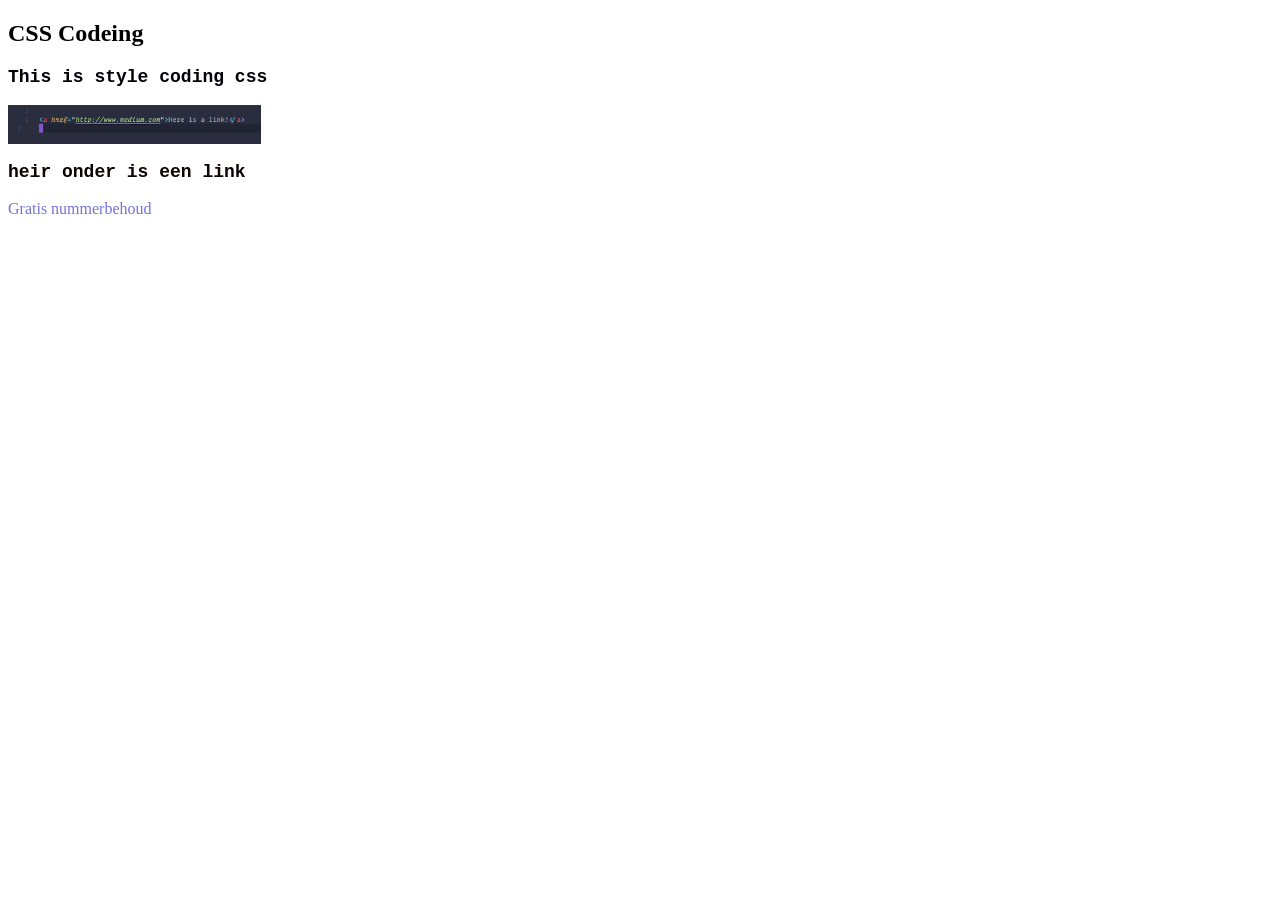
<file: Opdracth-4_1/index.html>
<!DOCTYPE html>
<html lang="en">
<head>
    <meta charset="UTF-8">
    <meta name="viewport" content="width=device-width, initial-scale=1.0">
    <title>Document</title>

    <link rel="preconnect" href="https://fonts.googleapis.com">
    <link rel="preconnect" href="https://fonts.gstatic.com" crossorigin>
    <link href="https://fonts.googleapis.com/css2?family=Roboto:ital,wght@0,100..900;1,100..900&display=swap" rel="stylesheet">
    <link rel="stylesheet" href="Main.css"
</head>
<body>
    <h2>CSS Codeing</h2>
    <p class="first"> This is style coding css</p>
    <div class="container">
  <img src="image-1.png" alt="Avatar" class="image">
  <div class="overlay">
    <div class="text">Hello World</div>
  </div>
</div>

    <p> heir onder is een link</p>

    <a href="#"> Gratis nummerbehoud</a>
</body>
</html>
</file>
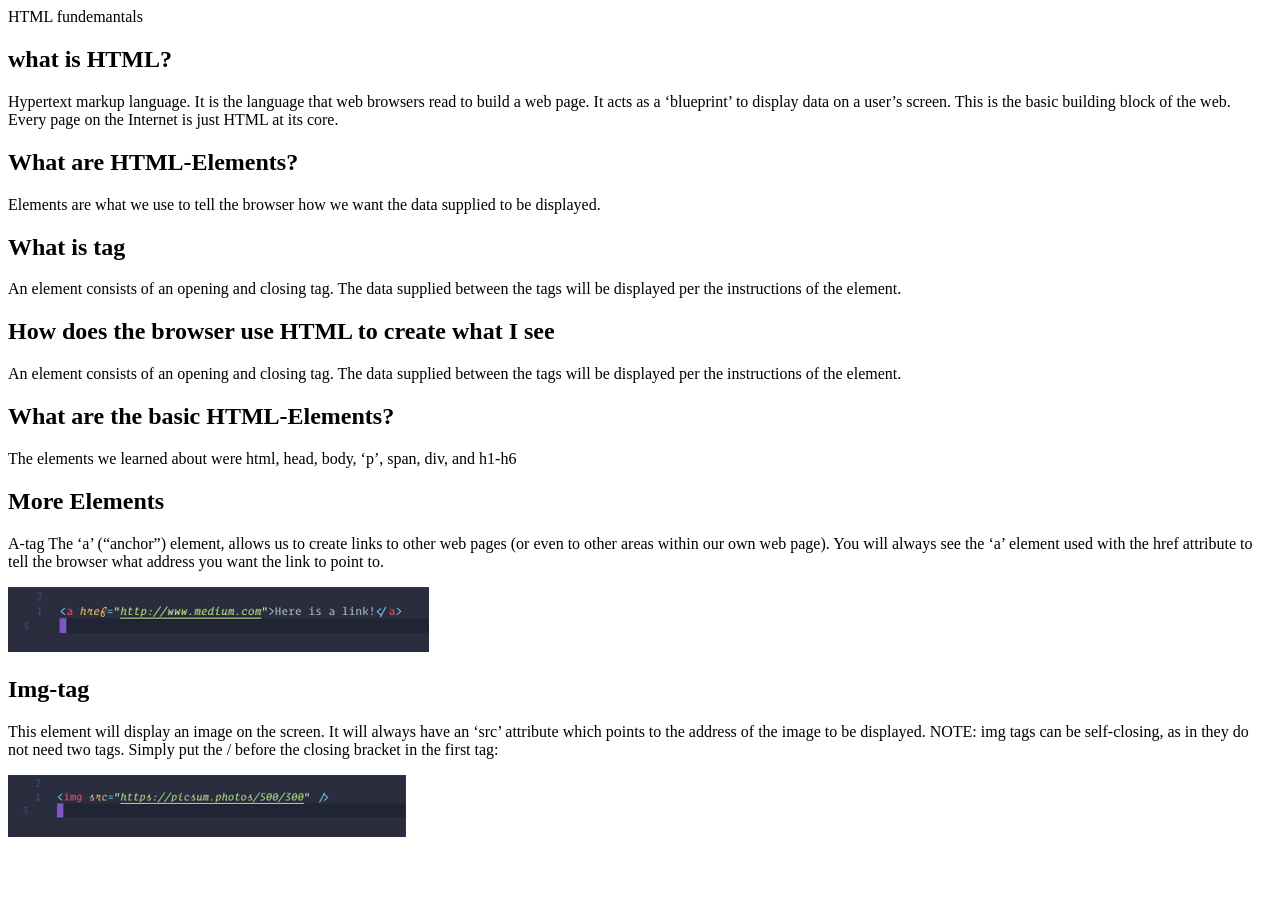
<file: opdracth2.2/index.html>
<!DOCTYPE html>
<html>
   <head>  </head>
   <Body> 
    <hi>HTML fundemantals</hi>
    <h2>what is HTML?</h2>
    <p>Hypertext markup language. It is the language that web browsers read to build a web page.
    It acts as a ‘blueprint’ to display data on a user’s screen. This is the basic building block of
     the web. Every page on the Internet is just HTML at its core.</p>

    <h2>What are HTML-Elements?</h2>
    <p>Elements are what we use to tell the browser how we want the data supplied to be
     displayed.</p>

    <h2>What is tag</h2>
    <p>An element consists of an opening and closing tag. The data supplied between the tags will
     be displayed per the instructions of the element.</p>
     
    <h2>How does the browser use HTML to create what I see</h2>
    <p>An element consists of an opening and closing tag. The data supplied between the tags will
     be displayed per the instructions of the element. </p>

     <h2>What are the basic HTML-Elements?</h2>
     <p>The elements we learned about were html, head, body, ‘p’, span, div, and h1-h6</p>
       
     <h2>More Elements</h2>
     <p>A-tag
     The ‘a’ (“anchor”) element, allows us to create links to other web pages (or even to other
     areas within our own web page). You will always see the ‘a’ element used with
     the href attribute to tell the browser what address you want the link to point to.</p>
     <img src="image-1.png" alt="spple">

     <h2>Img-tag</h2>
     <p>
     This element will display an image on the screen. It will always have an ‘src’ attribute which
     points to the address of the image to be displayed. NOTE: img tags can be self-closing, as in
     they do not need two tags. Simply put the / before the closing bracket in the first tag:</p>
     <img src="image-2.png" alt="apple">

    </Body>
</html>
</file>
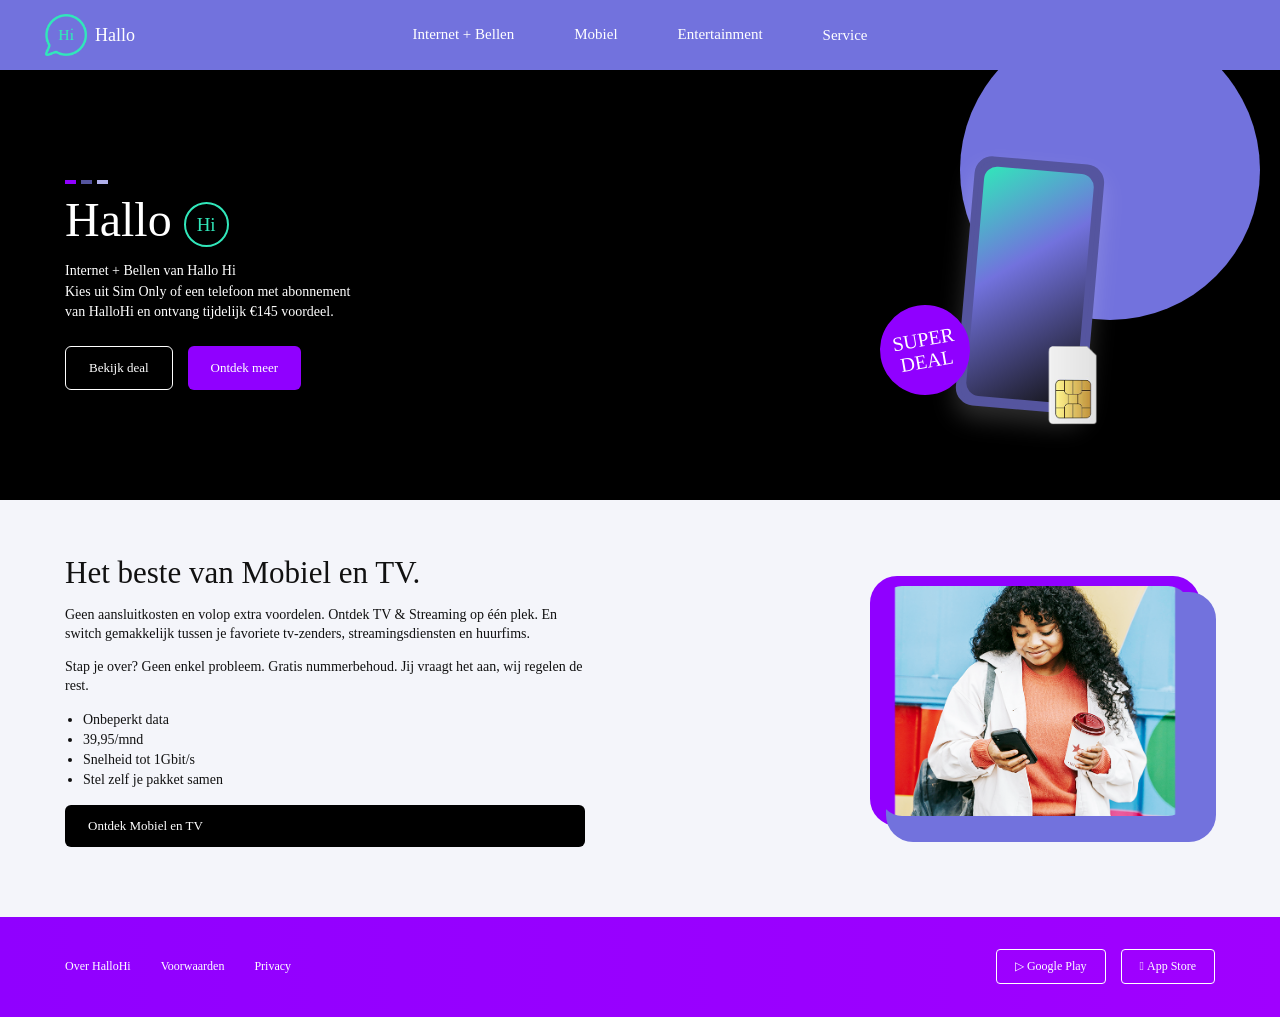
<file: w5_2-hallohi-dropdown/index.html>
<!DOCTYPE html>
<html lang="nl">
<head>
    <meta charset="UTF-8">
    <meta name="viewport" content="width=device-width, initial-scale=1.0">
    <title>Hallo Hi</title>
    <link rel="stylesheet" href="Main.css">
</head>

<body>

<header class="navbar">
    <a class="brand" href="#">
        <img src="hi.png" alt="Hi">
        <span>Hallo</span>
    </a>

    

    <nav class="nav-links">
        <a href="#">Internet + Bellen</a>
        <a href="#">Mobiel</a>
        <a href="#">Entertainment</a>
        <div class="dropdown">
            <a href="#">Service</a>
            <div class="service-menu">
                <p>Help nodig?</p>
                <a href="#">Help met Internet</a>
                <a href="#">Help met Mobiel</a>
                <a href="#">Help met TV</a>
                <a href="#">Abonnement wijzigen</a>
                <a href="#">Overstappen</a>
                <a href="#">Storing melden</a>
            </div>
        </div>
    </nav>
</header>


<section class="hero">

    <div class="hero-content">
        <div class="small-lines">
            <span></span><span></span><span></span>
        </div>

        <h1>Hallo <span>Hi</span></h1>

        <p>
            Internet + Bellen van Hallo Hi<br>
            Kies uit Sim Only of een telefoon met abonnement<br>
            van HalloHi en ontvang tijdelijk €145 voordeel.
        </p>

        <div class="buttons">
            <a href="#" class="button outline">Bekijk deal</a>
            <a href="#" class="button purple">Ontdek meer</a>
        </div>
    </div>

    <div class="hero-art">
        <div class="purple-circle"></div>
        <div class="phone">
            <div class="phone-screen"></div>
            <img src="simKaart.png" alt="Simkaart">
        </div>
        <div class="deal">SUPER<br>DEAL</div>
    </div>

</section>


<section class="mobile-tv">

    <div class="content">
        <h2>Het beste van Mobiel en TV.</h2>

        <p>
            Geen aansluitkosten en volop extra voordelen.
            Ontdek TV & Streaming op één plek. En switch gemakkelijk
            tussen je favoriete tv-zenders, streamingsdiensten en
            huurfims.
        </p>

        <p>
            Stap je over? Geen enkel probleem. Gratis nummerbehoud.
            Jij vraagt het aan, wij regelen de rest.
        </p>

        <ul>
            <li>Onbeperkt data</li>
            <li>39,95/mnd</li>
            <li>Snelheid tot 1Gbit/s</li>
            <li>Stel zelf je pakket samen</li>
        </ul>

        <a href="#" class="button black">Ontdek Mobiel en TV</a>
    </div>

    <div class="section-image">
        <img src="image-main-01.png" alt="Vrouw met telefoon">
    </div>

</section>


<footer>
    <div class="footer-links">
        <a href="#">Over HalloHi</a>
        <a href="#">Voorwaarden</a>
        <a href="#">Privacy</a>
    </div>

    <div class="stores">
        <a href="#">▷ Google Play</a>
        <a href="#"> App Store</a>
    </div>
</footer>

</body>
</html>
</file>
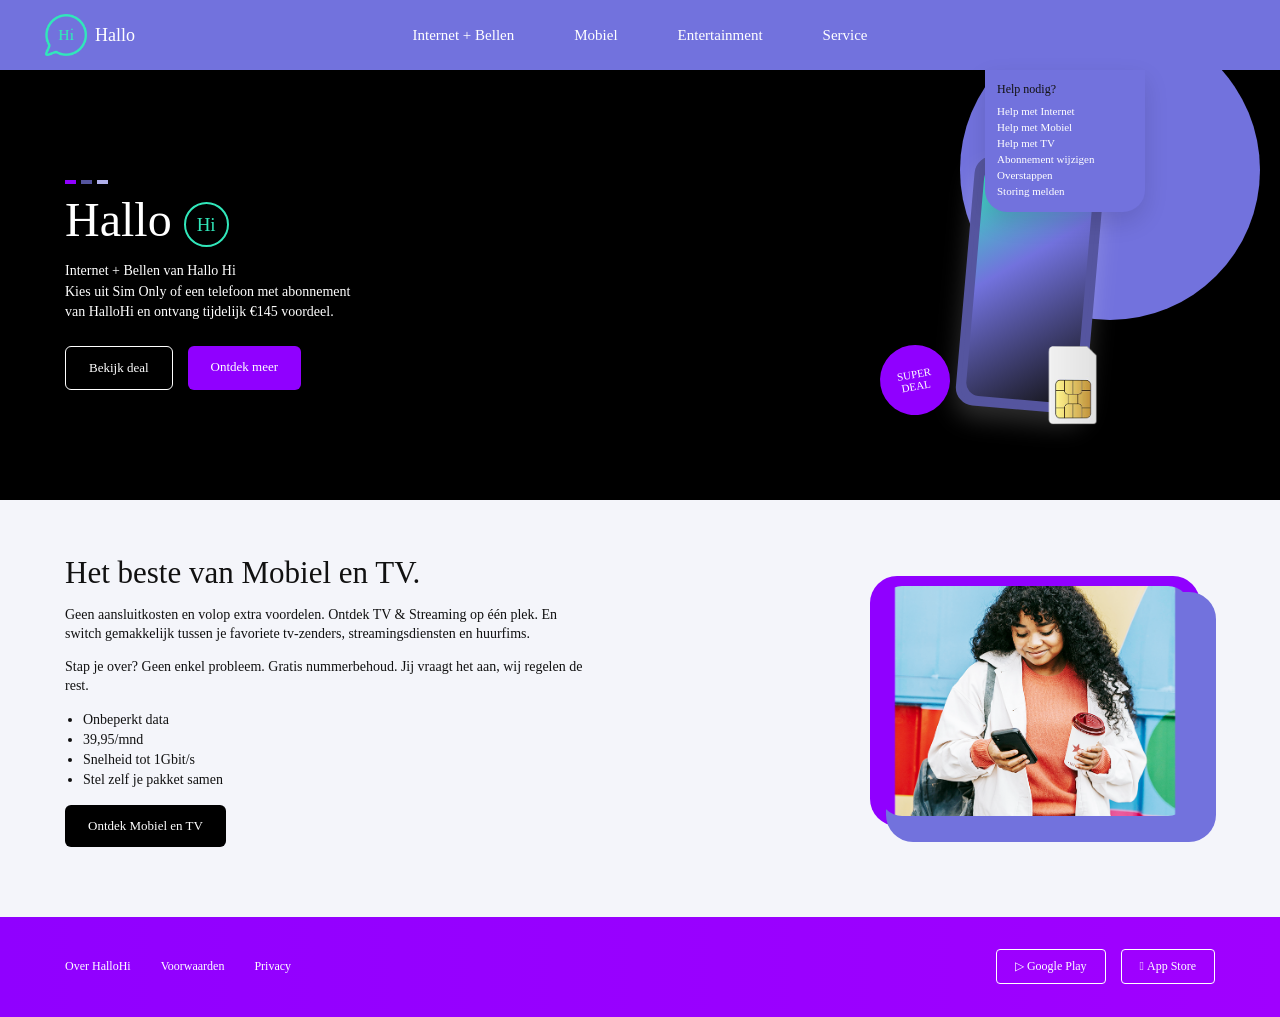
<file: opdracht-4.2/HalloHi/index.html>
<!DOCTYPE html>
<html lang="nl">
<head>
    <meta charset="UTF-8">
    <meta name="viewport" content="width=device-width, initial-scale=1.0">
    <title>Hallo Hi</title>
    <link rel="stylesheet" href="style.css">
</head>

<body>

<header class="navbar">
    <a class="brand" href="#">
        <img src="hi.png" alt="Hi">
        <span>Hallo</span>
    </a>

    <nav class="nav-links">
        <a href="#">Internet + Bellen</a>
        <a href="#">Mobiel</a>
        <a href="#">Entertainment</a>
        <a href="#">Service</a>
    </nav>

    <div class="service-menu">
        <p>Help nodig?</p>
        <a href="#">Help met Internet</a>
        <a href="#">Help met Mobiel</a>
        <a href="#">Help met TV</a>
        <a href="#">Abonnement wijzigen</a>
        <a href="#">Overstappen</a>
        <a href="#">Storing melden</a>
    </div>
</header>


<section class="hero">

    <div class="hero-content">
        <div class="small-lines">
            <span></span><span></span><span></span>
        </div>

        <h1>Hallo <span>Hi</span></h1>

        <p>
            Internet + Bellen van Hallo Hi<br>
            Kies uit Sim Only of een telefoon met abonnement<br>
            van HalloHi en ontvang tijdelijk €145 voordeel.
        </p>

        <div class="buttons">
            <a href="#" class="button outline">Bekijk deal</a>
            <a href="#" class="button purple">Ontdek meer</a>
        </div>
    </div>

    <div class="hero-art">
        <div class="purple-circle"></div>
        <div class="phone">
            <div class="phone-screen"></div>
            <img src="simKaart.png" alt="Simkaart">
        </div>
        <div class="deal">SUPER<br>DEAL</div>
    </div>

</section>


<section class="mobile-tv">

    <div class="content">
        <h2>Het beste van Mobiel en TV.</h2>

        <p>
            Geen aansluitkosten en volop extra voordelen.
            Ontdek TV & Streaming op één plek. En switch gemakkelijk
            tussen je favoriete tv-zenders, streamingsdiensten en
            huurfims.
        </p>

        <p>
            Stap je over? Geen enkel probleem. Gratis nummerbehoud.
            Jij vraagt het aan, wij regelen de rest.
        </p>

        <ul>
            <li>Onbeperkt data</li>
            <li>39,95/mnd</li>
            <li>Snelheid tot 1Gbit/s</li>
            <li>Stel zelf je pakket samen</li>
        </ul>

        <a href="#" class="button black">Ontdek Mobiel en TV</a>
    </div>

    <div class="section-image">
        <img src="image-main-01.png" alt="Vrouw met telefoon">
    </div>

</section>


<footer>
    <div class="footer-links">
        <a href="#">Over HalloHi</a>
        <a href="#">Voorwaarden</a>
        <a href="#">Privacy</a>
    </div>

    <div class="stores">
        <a href="#">▷ Google Play</a>
        <a href="#"> App Store</a>
    </div>
</footer>

</body>
</html>
</file>
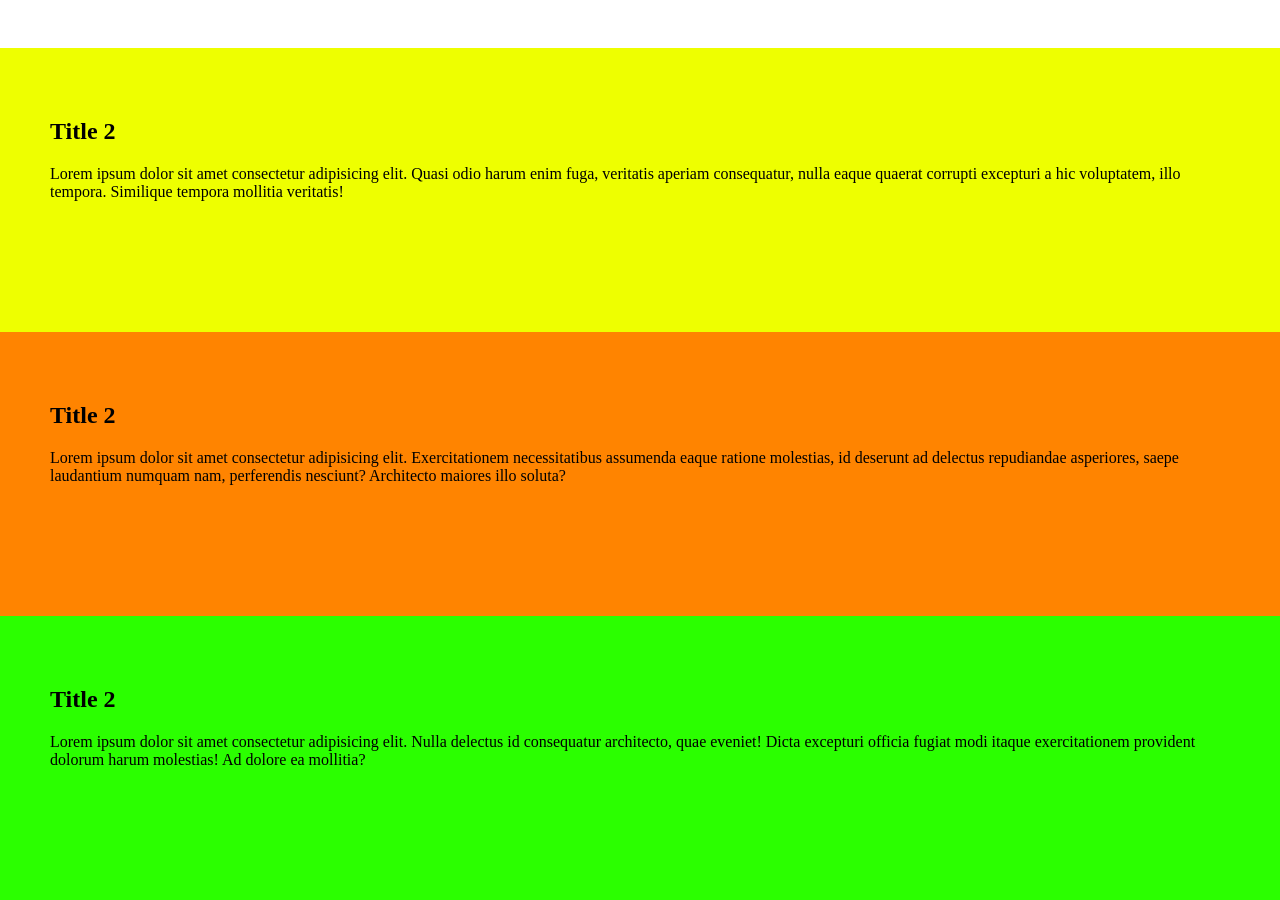
<file: opdracht_7-1/Responsive design/index.html>
<!DOCTYPE html>
<html lang="en">
<head>
    <meta charset="UTF-8">
    <meta name="viewport" content="width=device-width, initial-scale=1.0">
    <title>Document</title>
     <link rel="stylesheet" href="Main.css">
</head>
<body>
  <nav class="navbar">
    <div class="logo.">logo</div>
    <div class="mobile-blok"></div>
  </nav>
  <main class="content">
    <div class="box1">
        <h2>Title 2</h2>
        <p>Lorem ipsum dolor sit amet consectetur adipisicing elit. Quasi odio harum enim fuga, veritatis aperiam consequatur, nulla eaque quaerat corrupti excepturi a hic voluptatem, illo tempora. Similique tempora mollitia veritatis!</p></div>
     <div class="box2">
        <h2>Title 2</h2>
        <p>Lorem ipsum dolor sit amet consectetur adipisicing elit. Exercitationem necessitatibus assumenda eaque ratione molestias, id deserunt ad delectus repudiandae asperiores, saepe laudantium numquam nam, perferendis nesciunt? Architecto maiores illo soluta?</p></div>
     <div class="box3">
     <h2>Title 2</h2>
     <p>Lorem ipsum dolor sit amet consectetur adipisicing elit. Nulla delectus id consequatur architecto, quae eveniet! Dicta excepturi officia fugiat modi itaque exercitationem provident dolorum harum molestias! Ad dolore ea mollitia?</p></div>

   </main>
</body>
</html>
</file>
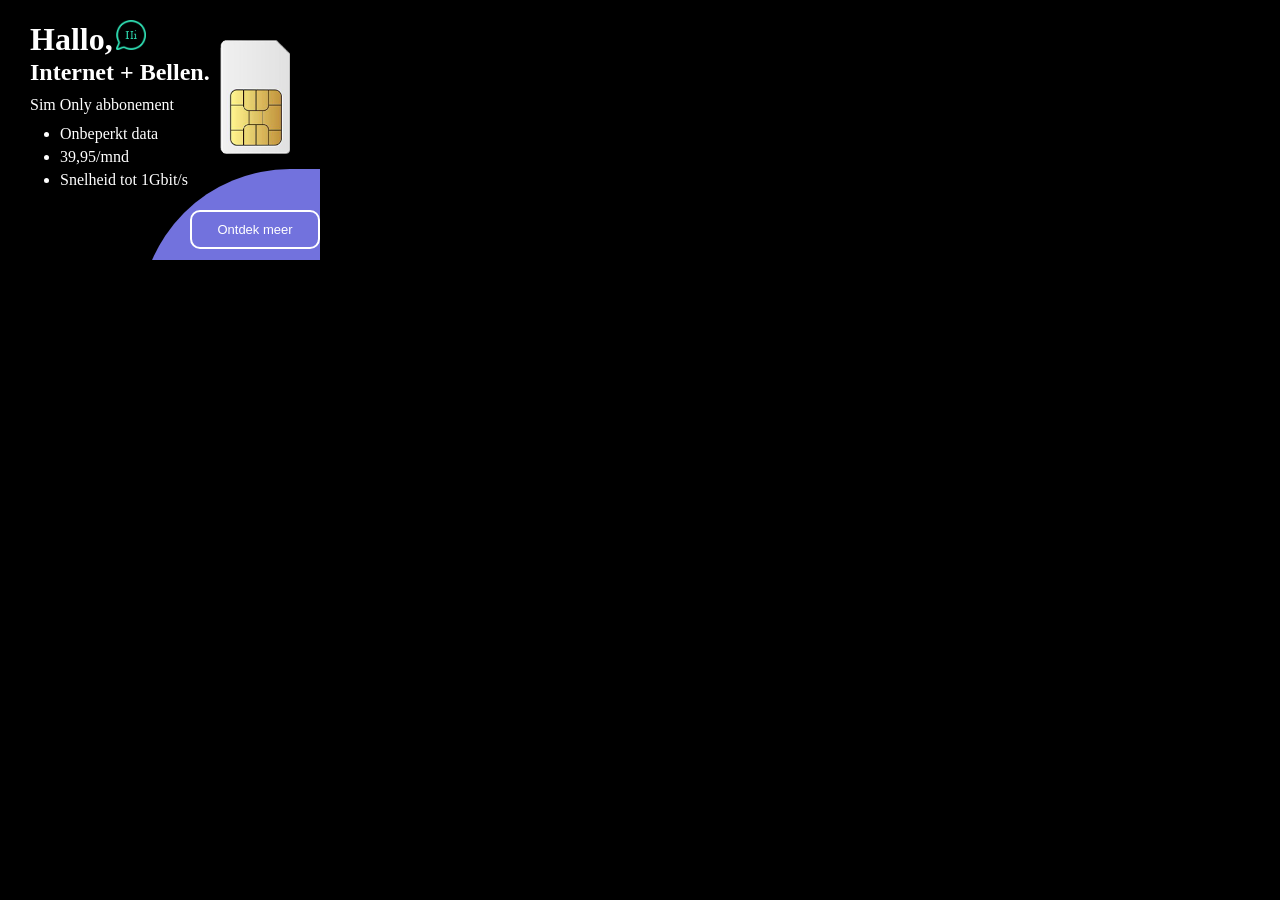
<file: w5_1-hellohi-bannerformaten/banner-300x250/banner-300x250.html>
<!DOCTYPE html>
<html lang="en">
<head>
    <meta charset="UTF-8">
    <meta name="viewport" content="width=device-width, initial-scale=1.0">
    <title>Document</title>
    <link rel="stylesheet" href="main.css">
</head>
<body>
    <div class="stage bannerSize">
        <h1>Hallo, <img class="hipng" src="img/hi.png" alt="hipng"></h1>
        <h2>Internet + Bellen.</h2>
        <p>Sim Only abbonement</p>
        <ul>
            <li>Onbeperkt data</li>
            <li>39,95/mnd</li>
            <li>Snelheid tot 1Gbit/s</li>
        </ul>
        <img id="simkart" src="img/simKaart.png" alt="sada">
        <button class="buton1">Ontdek meer</button>
        <div class="circle"></div>
    </div>
</body>
</html>
</file>
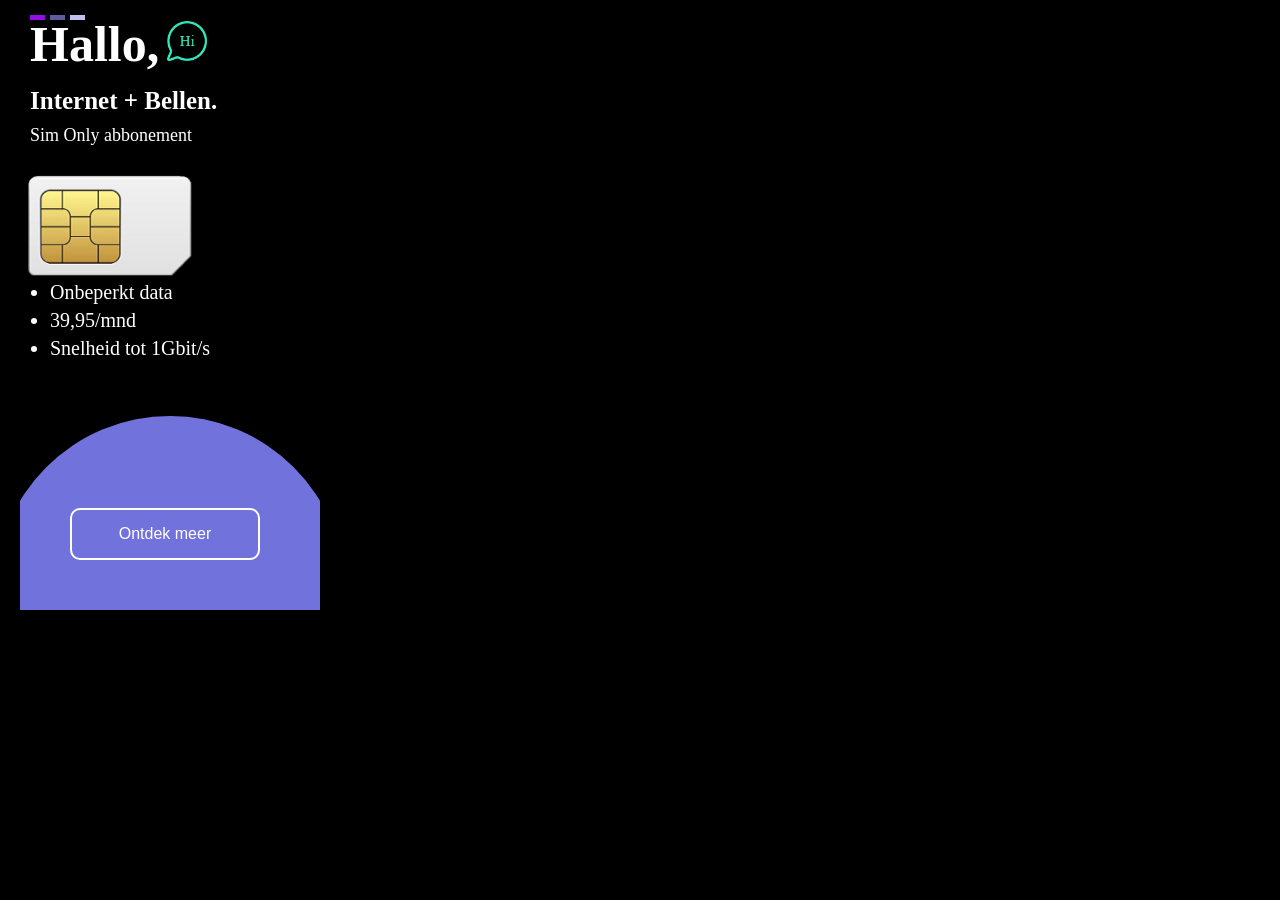
<file: w5_1-hellohi-bannerformaten/banner-300x600/banner-300x600.html>
<!DOCTYPE html>
<html lang="en">
<head>
    <meta charset="UTF-8">
    <meta name="viewport" content="width=device-width, initial-scale=1.0">
    <title>Document</title>
    <link rel="stylesheet" href="main.css">
</head>
<body>
    <div class="stage bannerSize">
        <div id="kare1"></div>
        <div id="kare2"></div>
        <div id="kare3"></div>
        <h1>Hallo, <img class="hipng" src="img/hi.png" alt="hipng"></h1>
        <h2>Internet + Bellen.</h2>
        <p>Sim Only abbonement</p>
        <img id="simkart" src="img/simKaart.png" alt="sada">
        <ul>
            <li>Onbeperkt data</li>
            <li>39,95/mnd</li>
            <li>Snelheid tot 1Gbit/s</li>
        </ul>
        <button class="buton1">Ontdek meer</button>
        <div class="circle"></div>
    </div>
</body>
</html>
</file>
<file: Opdracth-4_1/Main.css>
h2 { 
    font-weight: 900;
     color:#9000ff
     font-size large;
     font-family:"anton", sans-sherif
}

p {
    font-size: large;
    color: #0d0303;
    font-weight: 900;
    font-style: bold;
    font-family: 'Courier New', Courier, monospace;
}

.first{
    color:#000007;
    font-weight: 900;
}
 
a {
    color: #7272dd;
    text-decoration:none
}

.container {
  position: relative;
  width: 20%;
}

.image {
  display: block;
  width: 100%;
  height: auto;
}

.overlay {
  position: absolute;
  top: 0;
  bottom: 0;
  left: 0;
  right: 0;
  height: 100%;
  width: 100%;
  opacity: 0;
  transition: .5s ease;
  background-color: #008CBA;
}

.container:hover .overlay {
  opacity: 1;
}

.text {
  color: white;
  font-size: 20px;
  position: absolute;
  top: 50%;
  left: 50%;
  -webkit-transform: translate(-50%, -50%);
  -ms-transform: translate(-50%, -50%);
  transform: translate(-50%, -50%);
  text-align: center;
}
</file>
<file: w5_2-hallohi-dropdown/Main.css>
* {
    box-sizing: border-box;
}

body {
    margin: 0;
    font-family: Georgia, "Times New Roman", serif;
    background: #f4f5fa;
    color: #111;
}


/* NAVIGATION */

.navbar {
    position: relative;
    height: 70px;
    background: #7272dd;
    display: flex;
    align-items: center;
    justify-content: center;
    gap: 70px;
    padding: 0 30px;
    z-index: 10;
}

.brand {
    position: absolute;
    left: 45px;
    display: flex;
    align-items: center;
    gap: 8px;
    color: white;
    text-decoration: none;
    font-size: 18px;
}

.brand img {
    width: 42px;
    height: 42px;
}

.nav-links {
    display: flex;
    gap: 60px;
}

.nav-links a {
    color: white;
    text-decoration: none;
    font-size: 15px;
}

.nav-links a:hover {
    text-decoration: underline;
}


/* SERVICE DROPDOWN */

.service-menu {
    position: absolute;
    left: 950px;
    top: 70px;
    width: 160px;
    padding: 12px;
    background: #7272dd;
    border-radius: 0 0 22px 22px;
    box-shadow: 0 10px 25px rgba(0,0,0,.12);
    opacity: 0;
    visibility: hidden;
    pointer-events: none;
    transform: translateY(-10px);
    transform-origin: top right;
    transition: opacity .3s ease, transform .3s ease, visibility .3s;
}

.service-menu p {
    margin: 0 0 7px;
    font-size: 12px;
}

.service-menu a {
    display:flex;
    align-items: center;
    color: white;
    text-decoration: none;
    font-size: 11px;
    line-height: 1.45;
}

.dropdown:hover .service-menu,
.dropdown:focus-within .service-menu {
    opacity: 1;
    visibility: visible;
    pointer-events: auto;
    transform: translateY(0);
}

.service-menu a:hover{
    color: rgb(0, 0, 0);
}


/* HERO */

.hero {
    min-height: 400px;
    background: #000;
    color: white;
    display: flex;
    justify-content: space-between;
    align-items: center;
    padding: 45px 65px;
    overflow: hidden;
}

.hero-content {
    max-width: 510px;
    z-index: 2;
}

.small-lines {
    display: flex;
    gap: 5px;
    margin-bottom: 8px;
}

.small-lines span {
    width: 11px;
    height: 4px;
    background: #9000ff;
}

.small-lines span:nth-child(2) {
    background: #55559f;
}

.small-lines span:nth-child(3) {
    background: #b0b0eb;
}

.hero h1 {
    font-size: 48px;
    font-weight: normal;
    margin: 0 0 12px;
}

.hero h1 span {
    display: inline-flex;
    align-items: center;
    justify-content: center;
    border: 2px solid #31e7ba;
    border-radius: 50%;
    width: 45px;
    height: 45px;
    font-size: 19px;
    color: #31e7ba;
    vertical-align: middle;
}

.hero p {
    line-height: 1.45;
    font-size: 14px;
}

.buttons {
    display: flex;
    gap: 15px;
    margin-top: 24px;
}

.button {
    display: flex;
    align-items: center;
    padding: 13px 23px;
    text-decoration: none;
    color: white;
    border-radius: 6px;
    font-size: 13px;
}

.outline {
    border: 1px solid white;
}

.purple {
    background: #9000ff;
}

.black {
    background: #000;
}


/* HERO ART */

.hero-art {
    position: relative;
    width: 370px;
    height: 340px;
    display: flex;
    justify-content: center;
    align-items: center;
}

.purple-circle {
    position: absolute;
    width: 300px;
    height: 300px;
    right: -45px;
    top: -95px;
    background: #7272dd;
    border-radius: 50%;
}

.phone {
    position: relative;
    width: 130px;
    height: 250px;
    background: #55559f;
    border: 5px solid #55559f;
    border-radius: 18px;
    transform: rotate(5deg);
    z-index: 2;
    box-shadow: 0 12px 25px rgba(255,255,255,.18);
}

.phone-screen {
    position: absolute;
    inset: 5px;
    background: linear-gradient(145deg, #31e7ba, #7272dd 40%, #111);
    border-radius: 13px;
}

.phone img {
    position: absolute;
    width: 48px;
    height: auto;
    right: -15px;
    bottom: -15px;
    z-index: 4;
    transform: rotate(-5deg);
}

.deal {
    position: absolute;
    left: 35px;
    bottom: 60px;
    width: 90px;
    height: 90px;
    background: #9000ff;
    border-radius: 50%;
    display: flex;
    align-items: center;
    justify-content: center;
    text-align: center;
    font-size: 20px;
    line-height: 1.1;
    transform: rotate(-10deg);
    z-index: 5;
}


/* MOBILE + TV */

.mobile-tv {
    min-height: 360px;
    display: flex;
    align-items: center;
    justify-content: space-between;
    padding: 55px 65px 70px;
    background: #f4f5fa;
}

.content {
    max-width: 520px;
}

.content h2 {
    font-size: 31px;
    font-weight: normal;
    margin: 0 0 15px;
}

.content p {
    line-height: 1.35;
    font-size: 14px;
}

.content ul {
    padding-left: 18px;
    line-height: 1.45;
    font-size: 14px;
}

.section-image {
    width: 330px;
    height: 250px;
    background: #9000ff;
    border-radius: 27px;
    padding: 10px;
    margin-right: 15px;
    position: relative;
}

.section-image::after {
    content: "";
    position: absolute;
    right: -16px;
    bottom: -16px;
    width: 100%;
    height: 100%;
    background: #7272dd;
    border-radius: 27px;
    z-index: 0;
}

.section-image img {
    position: relative;
    z-index: 1;
    width: 100%;
    height: 100%;
    object-fit: cover;
    object-position: center 30%;
    border-radius: 22px;
}


/* FOOTER */

footer {
    min-height: 100px;
    background: linear-gradient(90deg, #9000ff, #a000ff);
    display: flex;
    align-items: center;
    justify-content: space-between;
    padding: 25px 65px;
    color: white;
}

.footer-links {
    display: flex;
    gap: 30px;
}

footer a {
    color: white;
    text-decoration: none;
    font-size: 12px;
}

.stores {
    display: flex;
    gap: 15px;
}

.stores a {
    border: 1px solid white;
    padding: 9px 18px;
    border-radius: 4px;
}


/* MOBILE */

@media (max-width: 700px) {

    .navbar {
        height: auto;
        min-height: 70px;
        padding: 18px;
        flex-direction: column;
        gap: 15px;
    }

    .brand {
        position: static;
    }

    .nav-links {
        gap: 18px;
        flex-wrap: wrap;
        justify-content: center;
    }

    .service-menu {
        display: none;
    }

    .hero {
        flex-direction: column;
        padding: 45px 25px;
        text-align: center;
    }

    .buttons {
        justify-content: center;
    }

    .hero-art {
        width: 100%;
        margin-top: 20px;
    }

    .mobile-tv {
        flex-direction: column;
        padding: 50px 25px;
        gap: 40px;
    }

    .section-image {
        width: min(330px, 90vw);
    }

    footer {
        flex-direction: column;
        gap: 25px;
        text-align: center;
    }

    .footer-links {
        flex-wrap: wrap;
        justify-content: center;
    }
}
</file>
<file: opdracht-4.2/HalloHi/style.css>
* {
    box-sizing: border-box;
}

body {
    margin: 0;
    font-family: Georgia, "Times New Roman", serif;
    background: #f4f5fa;
    color: #111;
}


/* NAVIGATION */

.navbar {
    position: relative;
    height: 70px;
    background: #7272dd;
    display: flex;
    align-items: center;
    justify-content: center;
    gap: 70px;
    padding: 0 30px;
    z-index: 10;
}

.brand {
    position: absolute;
    left: 45px;
    display: flex;
    align-items: center;
    gap: 8px;
    color: white;
    text-decoration: none;
    font-size: 18px;
}

.brand img {
    width: 42px;
    height: 42px;
}

.nav-links {
    display: flex;
    gap: 60px;
}

.nav-links a {
    color: white;
    text-decoration: none;
    font-size: 15px;
}

.nav-links a:hover {
    text-decoration: underline;
}


/* SERVICE DROPDOWN */

.service-menu {
    position: absolute;
    right: 135px;
    top: 70px;
    width: 160px;
    padding: 12px;
    background: #7272dd;
    border-radius: 0 0 22px 22px;
    box-shadow: 0 10px 25px rgba(0,0,0,.12);
}

.service-menu p {
    margin: 0 0 7px;
    font-size: 12px;
}

.service-menu a {
    display: block;
    color: white;
    text-decoration: none;
    font-size: 11px;
    line-height: 1.45;
}


/* HERO */

.hero {
    min-height: 400px;
    background: #000;
    color: white;
    display: flex;
    justify-content: space-between;
    align-items: center;
    padding: 45px 65px;
    overflow: hidden;
}

.hero-content {
    max-width: 510px;
    z-index: 2;
}

.small-lines {
    display: flex;
    gap: 5px;
    margin-bottom: 8px;
}

.small-lines span {
    width: 11px;
    height: 4px;
    background: #9000ff;
}

.small-lines span:nth-child(2) {
    background: #55559f;
}

.small-lines span:nth-child(3) {
    background: #b0b0eb;
}

.hero h1 {
    font-size: 48px;
    font-weight: normal;
    margin: 0 0 12px;
}

.hero h1 span {
    display: inline-flex;
    align-items: center;
    justify-content: center;
    border: 2px solid #31e7ba;
    border-radius: 50%;
    width: 45px;
    height: 45px;
    font-size: 19px;
    color: #31e7ba;
    vertical-align: middle;
}

.hero p {
    line-height: 1.45;
    font-size: 14px;
}

.buttons {
    display: flex;
    gap: 15px;
    margin-top: 24px;
}

.button {
    display: inline-block;
    padding: 13px 23px;
    text-decoration: none;
    color: white;
    border-radius: 6px;
    font-size: 13px;
}

.outline {
    border: 1px solid white;
}

.purple {
    background: #9000ff;
}

.black {
    background: #000;
}


/* HERO ART */

.hero-art {
    position: relative;
    width: 370px;
    height: 340px;
    display: flex;
    justify-content: center;
    align-items: center;
}

.purple-circle {
    position: absolute;
    width: 300px;
    height: 300px;
    right: -45px;
    top: -95px;
    background: #7272dd;
    border-radius: 50%;
}

.phone {
    position: relative;
    width: 130px;
    height: 250px;
    background: #55559f;
    border: 5px solid #55559f;
    border-radius: 18px;
    transform: rotate(5deg);
    z-index: 2;
    box-shadow: 0 12px 25px rgba(255,255,255,.18);
}

.phone-screen {
    position: absolute;
    inset: 5px;
    background: linear-gradient(145deg, #31e7ba, #7272dd 40%, #111);
    border-radius: 13px;
}

.phone img {
    position: absolute;
    width: 48px;
    height: auto;
    right: -15px;
    bottom: -15px;
    z-index: 4;
    transform: rotate(-5deg);
}

.deal {
    position: absolute;
    left: 35px;
    bottom: 40px;
    width: 70px;
    height: 70px;
    background: #9000ff;
    border-radius: 50%;
    display: flex;
    align-items: center;
    justify-content: center;
    text-align: center;
    font-size: 11px;
    line-height: 1.1;
    transform: rotate(-10deg);
    z-index: 5;
}


/* MOBILE + TV */

.mobile-tv {
    min-height: 360px;
    display: flex;
    align-items: center;
    justify-content: space-between;
    padding: 55px 65px 70px;
    background: #f4f5fa;
}

.content {
    max-width: 520px;
}

.content h2 {
    font-size: 31px;
    font-weight: normal;
    margin: 0 0 15px;
}

.content p {
    line-height: 1.35;
    font-size: 14px;
}

.content ul {
    padding-left: 18px;
    line-height: 1.45;
    font-size: 14px;
}

.section-image {
    width: 330px;
    height: 250px;
    background: #9000ff;
    border-radius: 27px;
    padding: 10px;
    margin-right: 15px;
    position: relative;
}

.section-image::after {
    content: "";
    position: absolute;
    right: -16px;
    bottom: -16px;
    width: 100%;
    height: 100%;
    background: #7272dd;
    border-radius: 27px;
    z-index: 0;
}

.section-image img {
    position: relative;
    z-index: 1;
    width: 100%;
    height: 100%;
    object-fit: cover;
    object-position: center 30%;
    border-radius: 22px;
}


/* FOOTER */

footer {
    min-height: 100px;
    background: linear-gradient(90deg, #9000ff, #a000ff);
    display: flex;
    align-items: center;
    justify-content: space-between;
    padding: 25px 65px;
    color: white;
}

.footer-links {
    display: flex;
    gap: 30px;
}

footer a {
    color: white;
    text-decoration: none;
    font-size: 12px;
}

.stores {
    display: flex;
    gap: 15px;
}

.stores a {
    border: 1px solid white;
    padding: 9px 18px;
    border-radius: 4px;
}


/* MOBILE */

@media (max-width: 700px) {

    .navbar {
        height: auto;
        min-height: 70px;
        padding: 18px;
        flex-direction: column;
        gap: 15px;
    }

    .brand {
        position: static;
    }

    .nav-links {
        gap: 18px;
        flex-wrap: wrap;
        justify-content: center;
    }

    .service-menu {
        display: none;
    }

    .hero {
        flex-direction: column;
        padding: 45px 25px;
        text-align: center;
    }

    .buttons {
        justify-content: center;
    }

    .hero-art {
        width: 100%;
        margin-top: 20px;
    }

    .mobile-tv {
        flex-direction: column;
        padding: 50px 25px;
        gap: 40px;
    }

    .section-image {
        width: min(330px, 90vw);
    }

    footer {
        flex-direction: column;
        gap: 25px;
        text-align: center;
    }

    .footer-links {
        flex-wrap: wrap;
        justify-content: center;
    }
}
</file>
<file: opdracht_7-1/Responsive design/Main.css>
* {
    margin-left: 0;
}

body {
    margin: 0;
    padding: 0;
    min-height: 100vh;
    display: flex;
    flex-direction:column;
}

.navbar{
    display: flex;
    justify-content: space-between;
    align-items: center;
    background-color: ff0000;
    padding: 15px; 
    color: white;
}

.Logo {
    font-size: 40px;
    font-weight: 800;
}

.menu-items a{
    color: white;
    text-decoration: none;
    margin-left: 2opx;
}

.mobile-blok{
  display: none;
  width: 20px;
  height: 20px;
  background-color: #ffffff;
}

.content {
  display: flex;
  flex: 1;
  flex-direction: column;
}

.box1 {
  background-color: #eeff00;
  flex: 1;
  min-height: 0;
  padding: 50px;
  text-align: left;
}

.box2 {
   background-color: #ff8400;
  flex: 1;
  min-height: 0;
  padding: 50px;
  text-align: left;
}

.box3 {
  background-color: #2bff00;
  flex: 1;
  min-height: 0;
  padding: 50px;
  text-align: left;
}

@media (max-width:1070px) {
  .navbar {
    display: flex;
    justify-content: center;
    background-color: #ff6b81;
    color: white;
}
  .box1 {
    background-color: #fe4657;
    color: white;
  }
    .box2 {
    background-color: #5352ec;
    color: white;
  }
    .box3 {
    background-color: #3742f9;
    color: white;
  }
}   

@media (max-width: 768px) {
  .navbar {
    display: flex;
    justify-content: space-between;
    background-color: #686de0;
  }
    .mobile-blok {
    display: block;
  }
  .content h2{
    text-align: center;
  }
    .box1 {
    background-color: #7ed6df;
  }
    .box2 {
    background-color: #e056fd;
  }
    .box3 {
    background-color: #30336a;
  }
}
</file>
<file: w5_1-hellohi-bannerformaten/banner-300x250/main.css>
*{
    box-sizing: border-box;
    margin-left: 10px;
    margin-top: 5px;
}

.stage {  
    position: relative;
    cursor: pointer;
    
    -webkit-box-sizing: border-box;
   -moz-box-sizing: border-box;
   box-sizing: border-box;    
   overflow: hidden;    
}

.bannerSize{ 
width: 300px; 
height: 250px; 
}

h1{
    font-weight: 200px;
}

h2{
    margin-top: -20px;
}

p{
    margin-top: -10px;
}

.hipng{
    height: 30px;
    width: 30px;
    justify-content: flex-start;
    align-items: flex-start;
    margin-left: -5px;
}
body{
    width: 300px;
    height: 250px;
    margin: 0;
    overflow: hidden;
    background-color: black;
    color:white;
}

#simkart{
    position: absolute;
    top: 0;
    right: 0;
    width: 70px;
    margin-right: 30px;
    margin-top: 30px;
}

ul{
    margin-left: -10px;
    margin-top: -5px;
}
.buton1{
    font-size: small;
    border-radius: 10px;
    color: white;
    width: 130px;
    background-color: #7272dd;
    border-color: white;
    margin-left: 170px;
    text-shadow: none;
    box-shadow: none;
    border: 2px white solid;
    padding: 10px;
}

.circle{
    background-color: #7272dd;
    width: 350px;
    height: 300px;
    border-radius: 9999px;
    margin-top: -80px;
    margin-left: 120px;
}
</file>
<file: w5_1-hellohi-bannerformaten/banner-300x600/main.css>
*{
    box-sizing: border-box;
    margin-left: 10px;
    margin-top: 5px;
}

.stage {  
    position: relative;
    cursor: pointer;
    
    -webkit-box-sizing: border-box;
   -moz-box-sizing: border-box;
   box-sizing: border-box;    
   overflow: hidden;    
}

.bannerSize{ 
width: 300px; 
height: 600px; 
}

h1{
    font-size: 50px;
    font-weight: 500px;

}

h2{
    font-size: 25px;
    margin-top: -20px;
}

p{
    margin-top: -10px;
        font-size: large;
}
ul{
    font-size: 20px;
    position: absolute;
    bottom: 230px;
    left: -30px;
}
.hipng{
    height: 40px;
    width: 40px;
    justify-content: flex-start;
    align-items: flex-start;
    margin-left: -5px;
}
body{
    width: 300px;
    height: 250px;
    margin: 0;
    overflow: hidden;
    background-color: black;
    color:white;
}

#simkart{
    position: absolute;
    left: 30px;
    width: 100px;
    margin-top: -20px;
    transform: rotate(90deg);
}

.buton1{
    font-size: medium;
    border-radius: 10px;
    color: white;
    width: 190px;
    background-color: #7272dd;
    border-color: white;
    margin-left: 60px;
    text-shadow: none;
    box-shadow: none;
    border: 2px white solid;
    padding: 15px;
    position: absolute;
    bottom: 50px;
    margin-left: 50px;

}

.circle{
    background-color: #7272dd;
    width: 350px;
    height: 350px;
    border-radius: 9999px;
    margin-left: -25px;
    margin-top: 270px;
}

#kare1{
    width: 15px;
    height: 5px;
    background-color: #920de6;
    position: absolute;
    top: 0px;
    left: 0px;

}

#kare2{
    width: 15px;
    height: 5px;
    background-color: #605b9f;
    position: absolute;
    top: 0px;
    left: 20px;
}

#kare3{
    width: 15px;
    height: 5px;
    background-color: #c1bff0;
    position: absolute;
    top: 0px;
    left: 40px;
}
</file>
